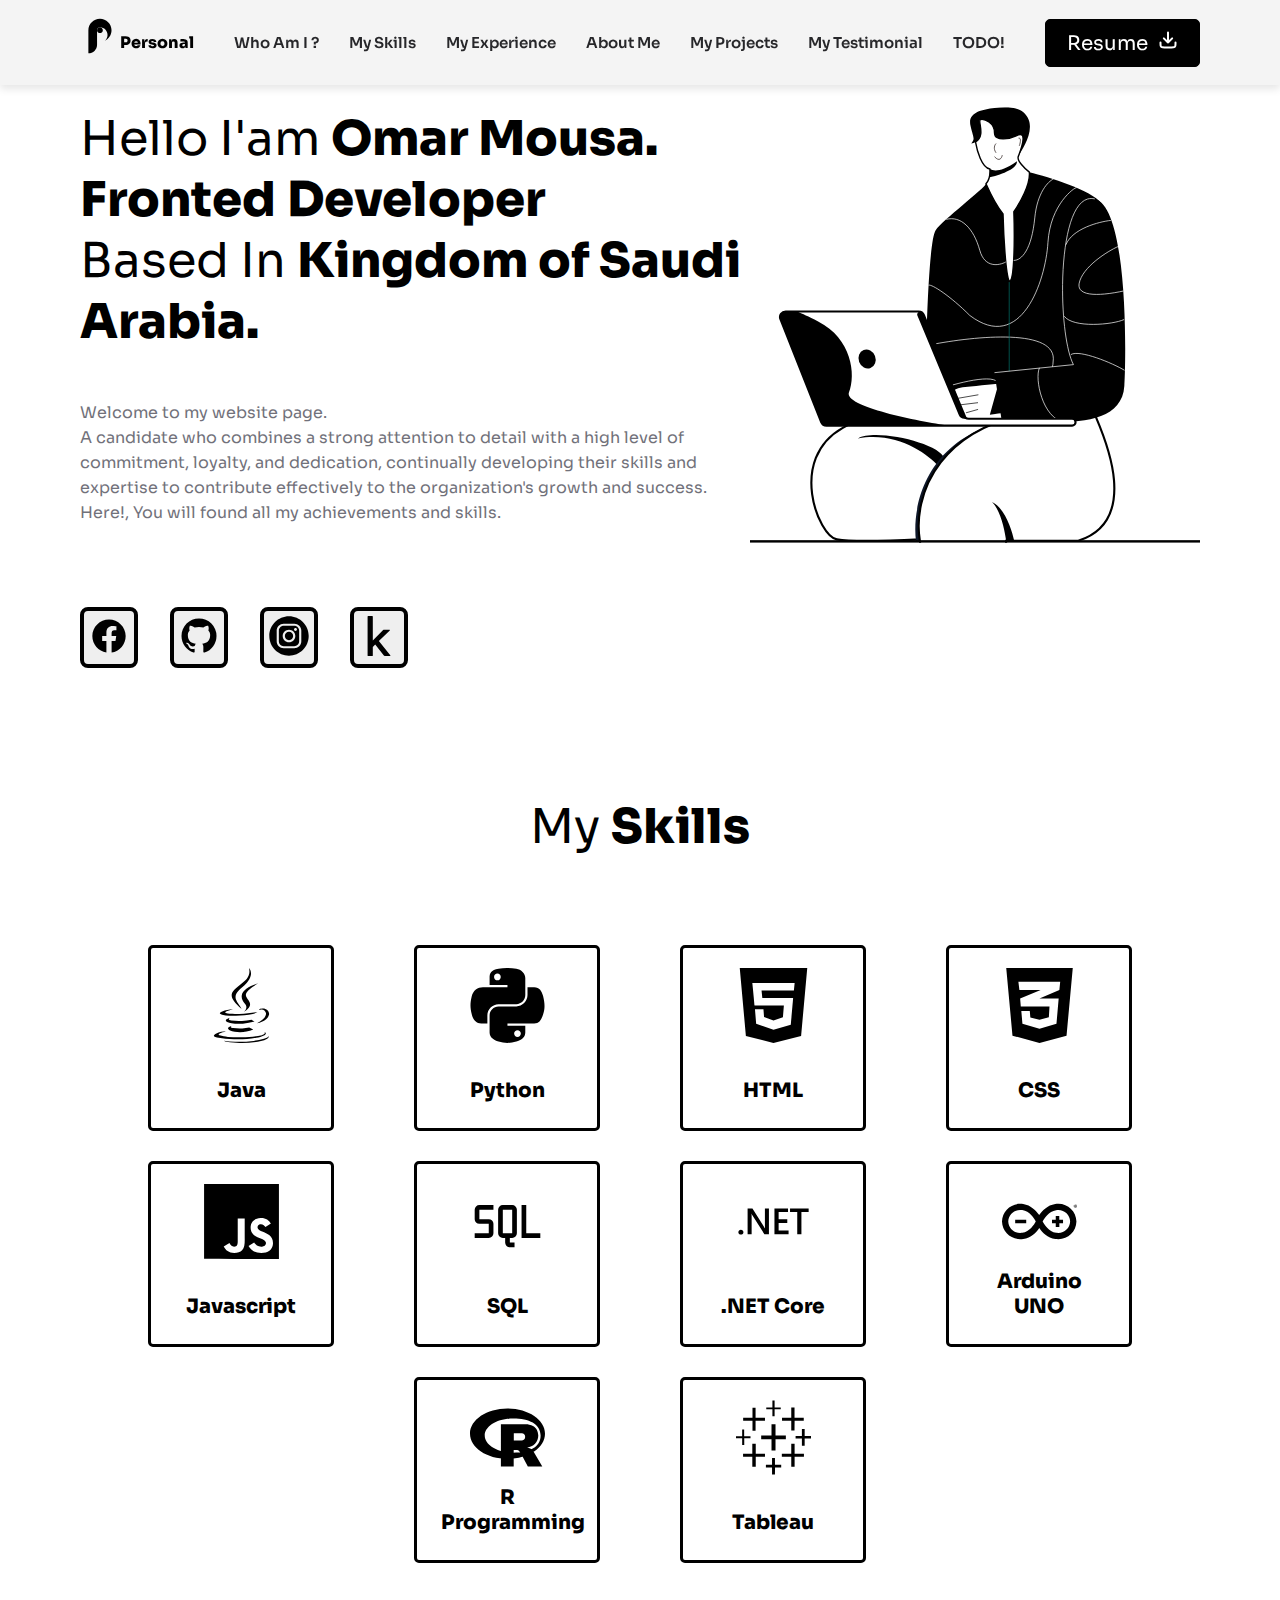
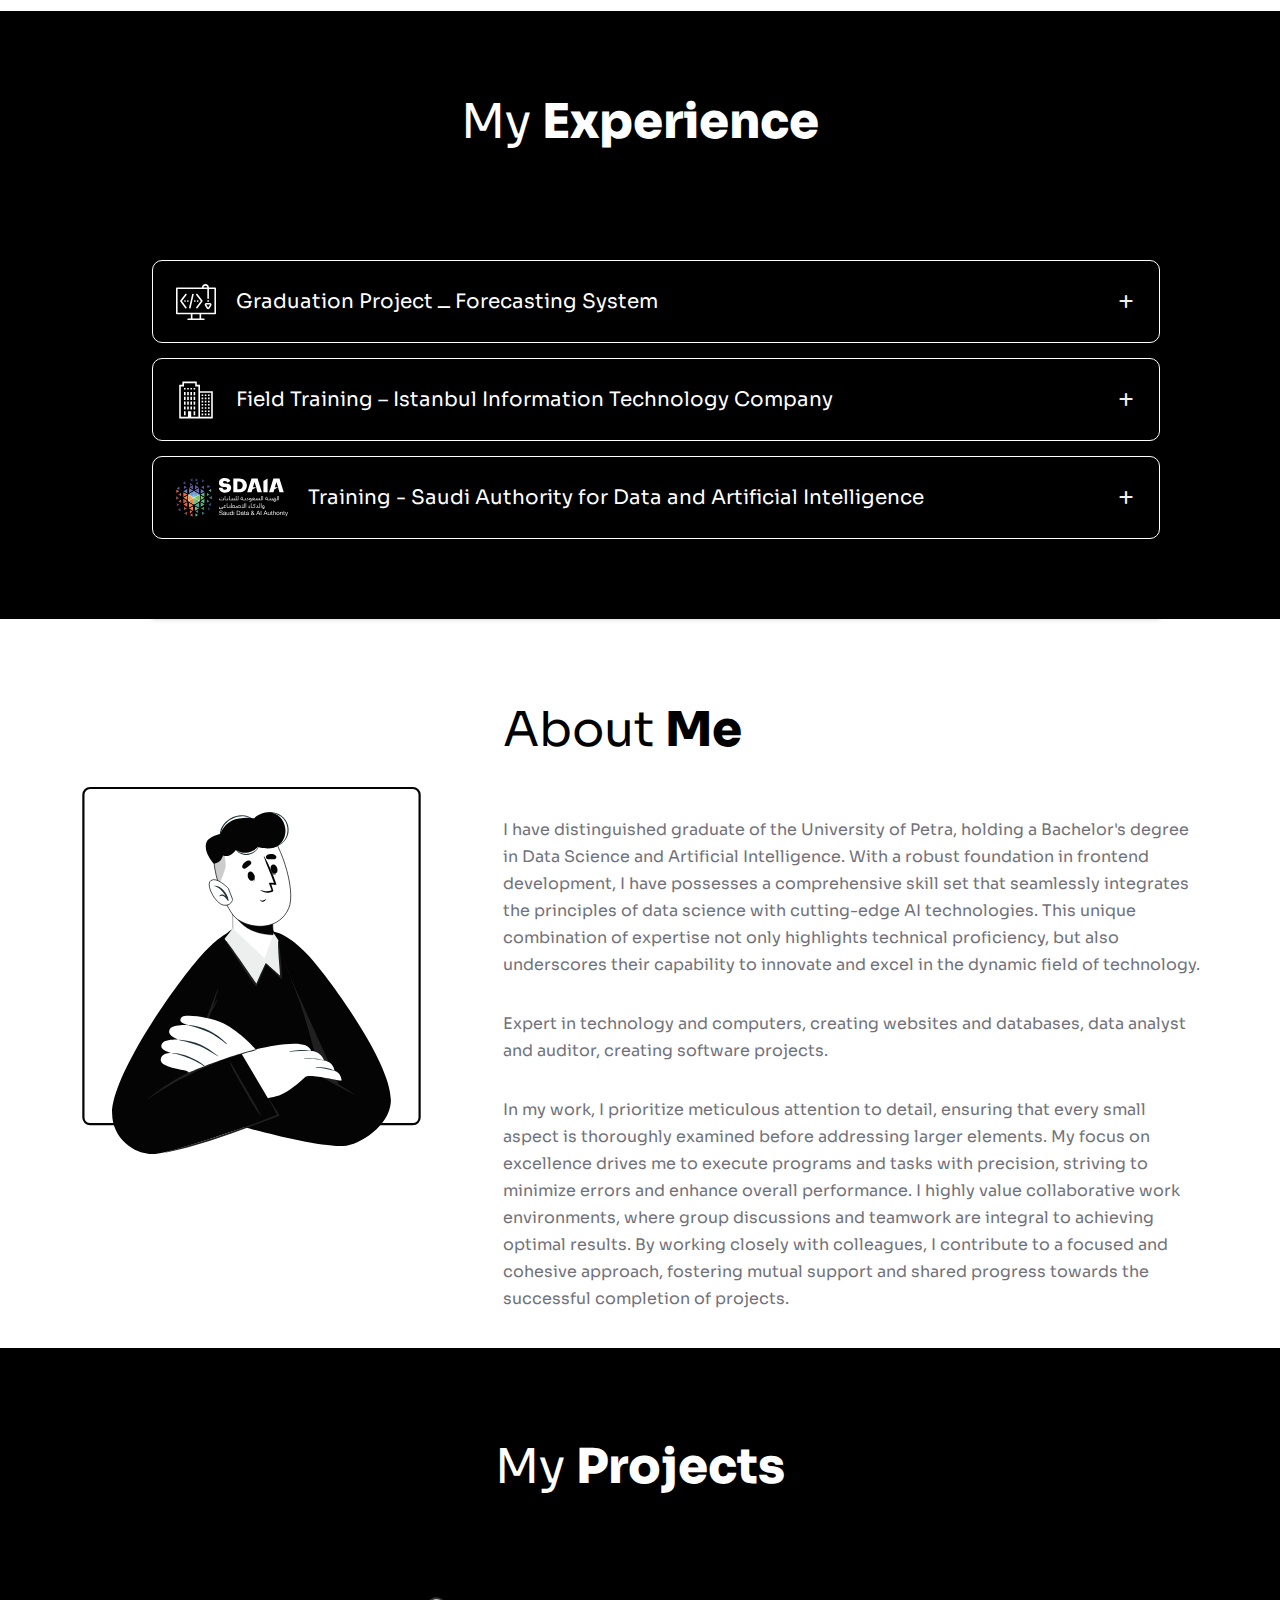
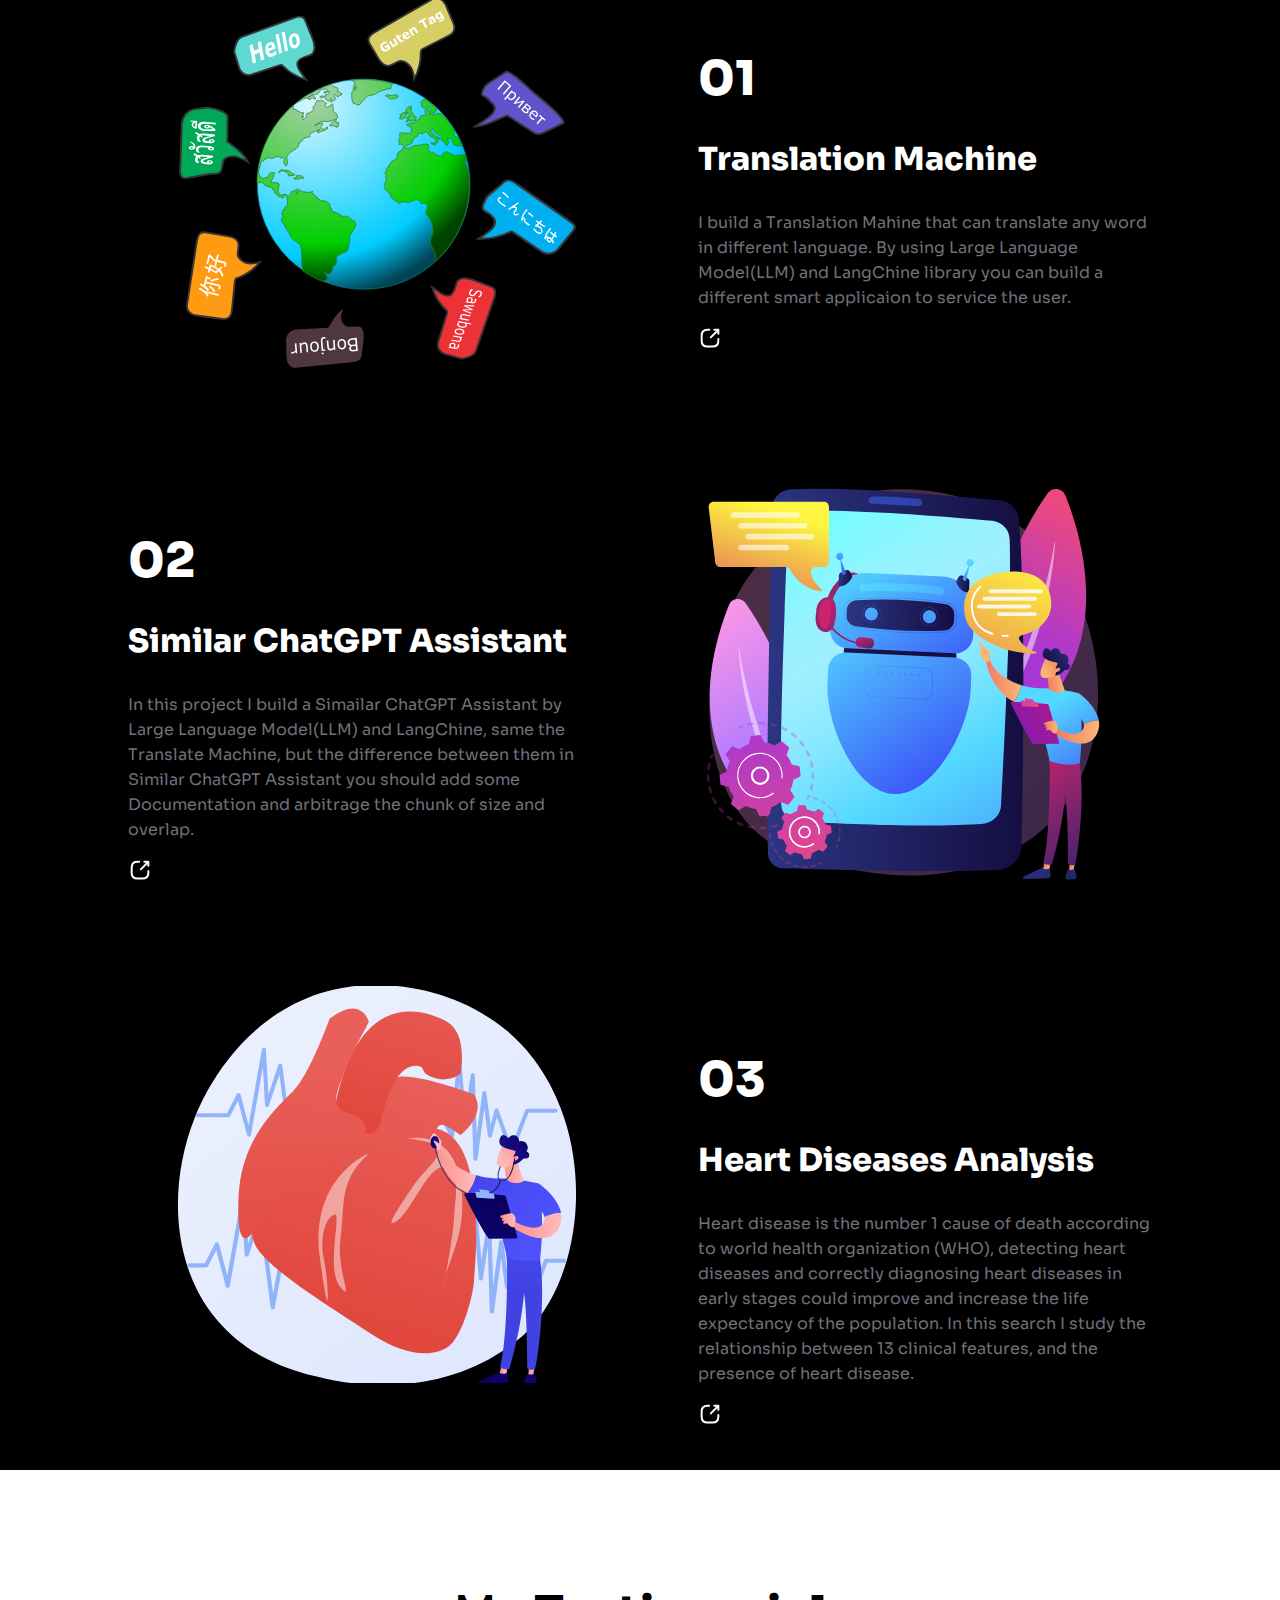
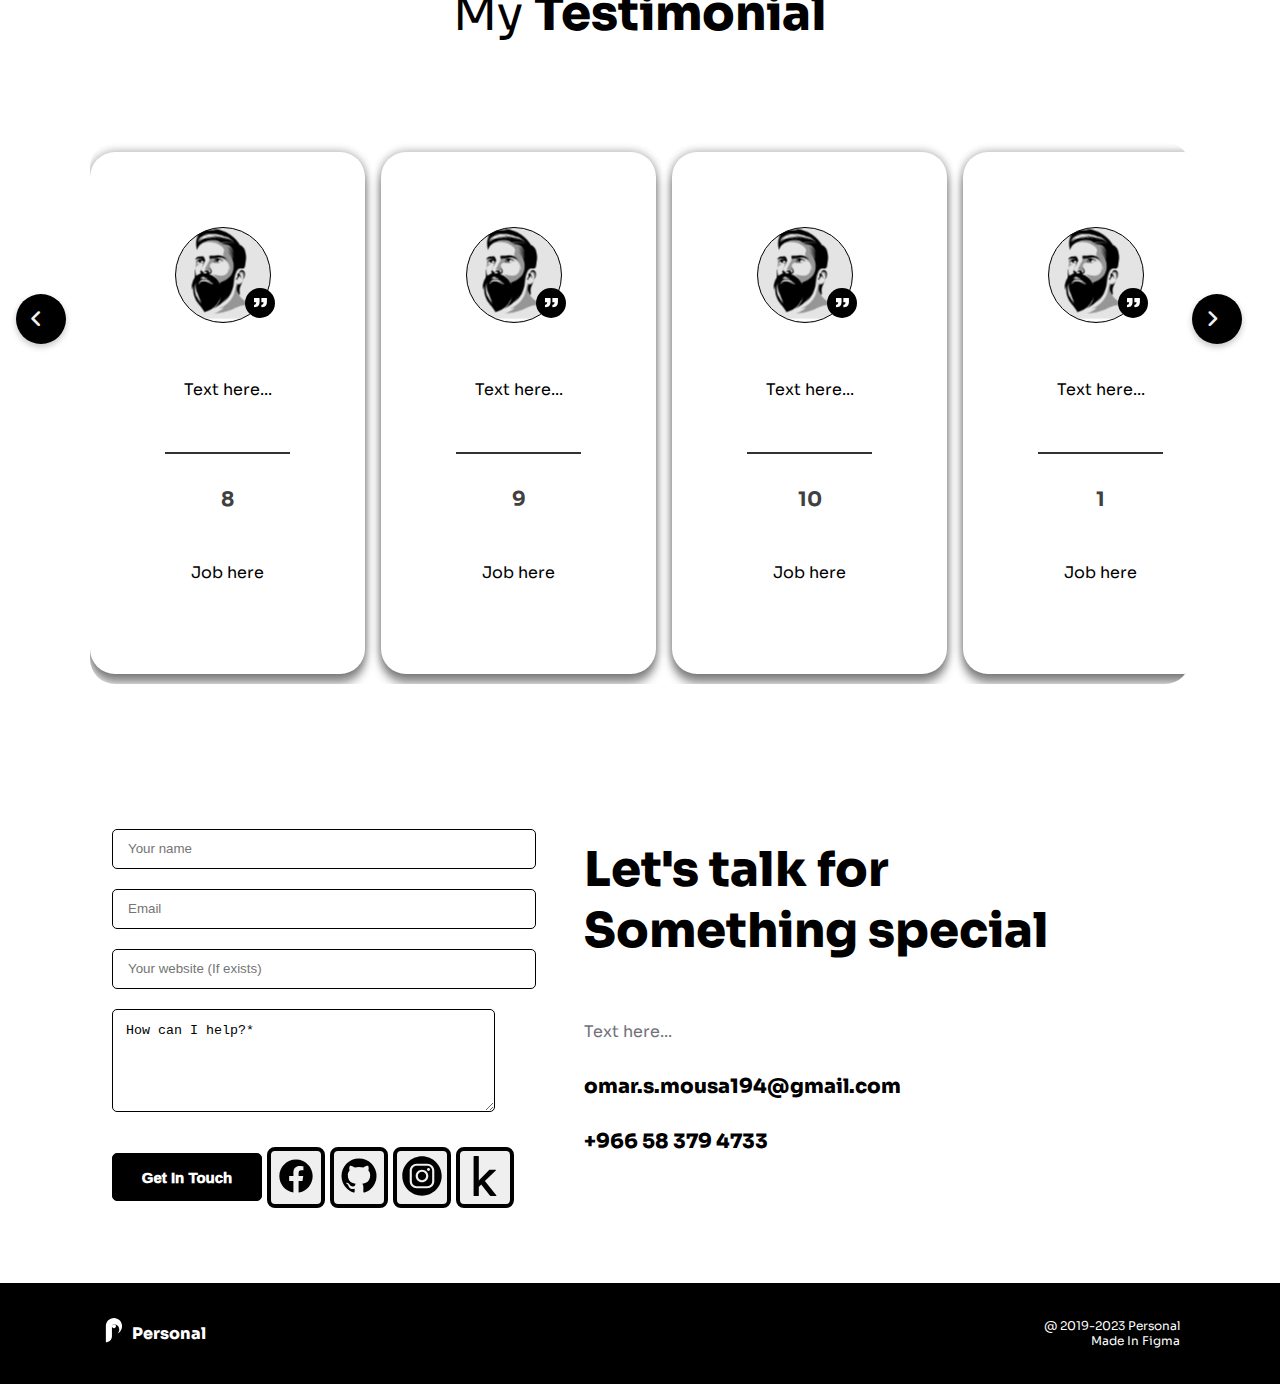
<file: index.html>
<!DOCTYPE html>
<html lang="en">

<head>
    <meta charset="UTF-8">
    <meta name="viewport" content="width=device-width, initial-scale=1.0">
    <title>Omar Mousa</title>
    <link rel="preconnect" href="https://fonts.googleapis.com">
    <link rel="preconnect" href="https://fonts.gstatic.com" crossorigin>
    <link href="https://fonts.googleapis.com/css2?family=Sora:wght@100..800&display=swap" rel="stylesheet">
    <link rel="stylesheet" href="style/styles.css">
    <link rel="stylesheet" href="style/menu.css">
    <link rel="stylesheet" href="style/styles-for-accordion.css">
    <link rel="stylesheet" href="style/cards-movment.css">
    <link rel="stylesheet" href="https://cdnjs.cloudflare.com/ajax/libs/font-awesome/6.1.1/css/all.min.css">

</head>

<body>
    <main>
        <!-- #############################  Start Section-1  ############################# -->
        <section class="section-1">
            <div class="top-page">
                <div class="left-section-from-nav">
                    <div>
                        <img src="images/logo/logo.svg">
                    </div>
                    <div class="name-of-company">
                        <p class="personal-logo">Personal</p>
                    </div>
                </div>
                <div class="right-section-from-nav">
                    <div class="Hamburger-menu">
                        <input type="checkbox" id="menu-toggle">
                        <label for="menu-toggle" class="menu-icon">
                            <div class="bar"></div>
                            <div class="bar"></div>
                            <div class="bar"></div>
                        </label>
                        <nav id="nav-menu" class="nav-menu">
                            <ul>
                                <li><a href="#me">Who Am I ?</a></li>
                                <li><a href="#my-skills">My Skills</a></li>
                                <li><a href="#my-experience">My Experience</a></li>
                                <li><a href="#about-me">About Me</a></li>
                                <li><a href="#my-projects">My Projects</a></li>
                                <li><a href="#my-testimonial">My Testimonial</a></li>
                                <button id="resume" class="resume-nav" type="submit">Resume<img
                                        src="images/icons/download.svg"></button>
                                <button id="exit"> Exit </button>
                            </ul>
                        </nav>
                    </div>
                    <nav class="nav-bar-menu">
                        <ul>
                            <li><a href="#me">Who Am I ?</a></li>
                            <li><a href="#my-skills">My Skills</a></li>
                            <li><a href="#my-experience">My Experience</a></li>
                            <li><a href="#about-me">About Me</a></li>
                            <li><a href="#my-projects">My Projects</a></li>
                            <li><a href="#my-testimonial">My Testimonial</a></li>
                            <li><a href="todoApp.html" target="_blank">TODO!</a></li>
                        </ul>
                        <button id="resume" class="resume" type="submit">Resume<img
                                src="images/icons/download.svg"></button>
                    </nav>
                </div>
            </div>
        </section>
        <!-- #############################  End Section-1  ############################# -->

        <!-- #############################  Start Section-2  ############################# -->
        <section class="section-2" id="me">
            <div class="definition-box">
                <div class="definition-user">
                    <p class="username-and-address">Hello I'am <span>Omar Mousa.</span><br><span>Fronted</span> <span
                            class="outlined-text">Developer</span><br>Based In
                        <span>Kingdom of Saudi Arabia.</span>
                    </p>
                    <p class="text-about-user">Welcome to my website page.<br>
                        A candidate who combines a strong attention to detail with a high level of commitment, loyalty,
                        and dedication, continually developing their skills and expertise to contribute effectively to
                        the organization's growth and success.<br>
                        Here!, You will found all my achievements and skills.
                    </p>
                    <div class="group-of-scoial-media">
                        <button class="remove-border"><a href="https://www.facebook.com/" target="_blank"><img
                                    src="images/socials/facebook-svgrepo-com.svg"></a></button>
                        <button class="remove-border"><a href="https://github.com/omarMousa1" target="_blank"><img
                                    src="images/socials/github-svgrepo-com.svg"></a></button>
                        <button class="remove-border"><a href="https://www.instagram.com/" target="_blank"><img
                                    src="images/socials/instagram-social-media-svgrepo-com.svg"></a></button>
                        <button class="remove-border"><a href="https://www.kaggle.com/omarmousa" target="_blank"><img
                                    src="images/socials/kaggle-svgrepo-com.svg"></a></button>
                    </div>
                </div>
                <div class="man-check-labtop">
                    <img src="images/man/man-check-labtop.svg">
                </div>
            </div>

        </section>
        <!-- #############################  End Section-2  ############################# -->

        <!-- #############################  Start Section-3  ############################# -->
        <section class="section-3" id="my-skills">
            <div class="user-skills-box">
                <p class="head-of-user-skills">My <span>Skills</span></p>
                <div class="group-of-skills">
                    <!-- #Java -->
                    <div class="all-skill">
                        <div><img src="images/skills/java-svgrepo-com.svg"></div>
                        <div>
                            <p>Java</p>
                        </div>
                    </div>
                    <!-- #Python -->
                    <div class="all-skill">
                        <div><img src="images/skills/python-svgrepo-com.svg"></div>
                        <div>
                            <p>Python</p>
                        </div>
                    </div>
                    <!-- #Html -->
                    <div class="all-skill">
                        <div><img src="images/skills/html-124-svgrepo-com.svg"></div>
                        <div>
                            <p>HTML</p>
                        </div>
                    </div>
                    <!-- #CSS -->
                    <div class="all-skill">
                        <div><img src="images/skills/css3-02-svgrepo-com.svg"></div>
                        <div>
                            <p>CSS</p>
                        </div>
                    </div>
                    <!-- #JS -->
                    <div class="all-skill">
                        <div><img src="images/skills/js01-svgrepo-com.svg"></div>
                        <div>
                            <p>Javascript</p>
                        </div>
                    </div>
                    <!-- #SQL -->
                    <div class="all-skill">
                        <div><img src="images/skills/sql-svgrepo-com.svg"></div>
                        <div>
                            <p>SQL</p>
                        </div>
                    </div>
                    <!-- #Dotnet -->
                    <div class="desktop-image">
                        <div><img src="images/skills/dotnet-svgrepo-com.svg"></div>
                        <div>
                            <p>.NET Core</p>
                        </div>
                    </div>
                    <!-- #Arduino -->
                    <div class="desktop-image">
                        <div><img src="images/skills/arduino-svgrepo-com.svg"></div>
                        <div>
                            <p>Arduino UNO</p>
                        </div>
                    </div>
                    <!-- #R -->
                    <div class="desktop-image">
                        <div><img src="images/skills/r-svgrepo-com.svg"></div>
                        <div>
                            <p>R Programming</p>
                        </div>
                    </div>
                    <!-- #Tableau -->
                    <div class="desktop-image">
                        <div><img src="images/skills/tableau-svgrepo-com.svg"></div>
                        <div>
                            <p>Tableau</p>
                        </div>
                    </div>
                </div>
            </div>
            </div>
        </section>
        <!-- #############################  End Section-3  ############################# -->

        <!-- #############################  Start Section-4  ############################# -->
        <section class="section-4" id="my-experience">
            <div class="user-experience-box">
                <p class="head-of-user-experience">My <span>Experience</span></p>
                <div class="group-of-experience accordion"> <!--edit-->
                    <div class="box-1-of-experience accordion-content"> <!--edit-->
                        <header>
                            <div class="logo-and-experience accordion-content-title"> <!--edit-->
                                <img src="images/icons/coding-seo-and-web-svgrepo-com.svg">
                                <p class="title-of-experience">Graduation Project ــ Forecasting System</p>
                            </div>
                            <i class="fa-solid fa-plus"></i>
                        </header>
                        <div class="accordion-content-description">
                            <p class="date-of-experience">N/A</p>
                            <p class="info-about-experience">In the project we used
                                interactive dashboards and user
                                interface to fit and predict business KPIs using the Facebook Prophet, which is a state
                                of
                                the art model for modelling seasonal data and making accurate forecasts. <br> The model
                                split the time series into a trend part and a seasonal part, the trend part is modeled
                                with
                                stepwise linear regression, while the seasonal part is modeled with Fourier series, the
                                parameters pf this model is then optimized with MLE, while results in higher accuracy
                                and
                                faster convergence for seasonal data.</p>
                        </div>
                    </div>

                    <!--## 2 ##-->
                    <div class="box-2-of-experience accordion-content">
                        <header>
                            <div class="logo-and-experience accordion-content-title">
                                <img src="images/icons/company-svgrepo-com.svg">
                                <p class="title-of-experience">Field Training – Istanbul Information Technology Company
                                </p>
                            </div>
                            <i class="fa-solid fa-plus"></i>
                        </header>
                        <div class="accordion-content-description">
                            <p class="date-of-experience">June 2023 – August 2023</p>
                            <p class="info-about-experience">Led a pivotal project creating a functional chatbot system,
                                showcasing expertise in Python-based password encryption, API development, and server
                                integration.<br>Proficiently used phpMyAdmin and cPanel to seamlessly integrate the
                                chatbot onto company servers.<br>Mastered Microsoft Azure and OpenAI tools, effectively
                                utilizing Azure for data organization and content creation.<br>Enhanced the chatbot by
                                integrating it with Azure OpenAI, expanding its capabilities for private
                                interactions.<br>
                                Increased chatbot accessibility by integrating it into the Thinkprop website, boosting
                                user
                                engagement.</p>
                        </div>
                    </div>

                    <!--## 3 ##-->
                    <div class="box-3-of-experience accordion-content">
                        <header>
                            <div class="logo-and-experience accordion-content-title">
                                <img src="images/experience/sdaia.svg">
                                <p class="title-of-experience">Training - Saudi Authority for Data and Artificial
                                    Intelligence </p>
                            </div>
                            <i class="fa-solid fa-plus"></i>
                        </header>
                        <div class="accordion-content-description">
                            <p class="date-of-experience">April 2024 - Present</p>
                            <p class="info-about-experience">I have reached an intermediate stage of professionalism in
                                my
                                training, having completed coursework in web design languages HTML and CSS.<br>My
                                proficiency
                                has notably increased, particularly in understanding the expected design outcomes and
                                focusing on small details before larger elements.<br>Additionally, I have incorporated
                                JavaScript into my skill set. I have successfully designed websites in three stages and
                                am
                                now progressing to the next phase of my training, which involves designing websites
                                using
                                React.</p>
                        </div>
                    </div>
                </div>
            </div>
        </section>
        <!-- #############################  End Section-4  ############################# -->

        <!-- #############################  Start Section-5  ############################# -->
        <section class="section-5" id="about-me">
            <div class="about-me-box">
                <div class="user-show-from-windows"><img src="images/man/user-show-from-W.svg"></div>
                <div class="area-text-about-me">
                    <p class="title-of-text-about-me">About <span>Me</span></p>
                    <div class="group-of-text-about-me">
                        <p class="text-1">I have distinguished graduate of the University of Petra, holding a Bachelor's
                            degree in Data
                            Science and Artificial Intelligence. With a robust foundation in frontend development, I
                            have
                            possesses a comprehensive skill set that seamlessly integrates the principles of data
                            science
                            with cutting-edge AI technologies. This unique combination of expertise not only highlights
                            technical proficiency, but also underscores their capability to innovate and excel in the
                            dynamic field of technology.</p>
                        <p class="text-2">Expert in technology and computers, creating websites and databases, data
                            analyst and auditor, creating software projects.</p>
                        <p class="text-3">In my work, I prioritize meticulous attention to detail, ensuring that every
                            small aspect is thoroughly examined before addressing larger elements. My focus on
                            excellence drives me to execute programs and tasks with precision, striving to minimize
                            errors and enhance overall performance. I highly value collaborative work environments,
                            where group discussions and teamwork are integral to achieving optimal results. By working
                            closely with colleagues, I contribute to a focused and cohesive approach, fostering mutual
                            support and shared progress towards the successful completion of projects.</p>
                    </div>
                </div>
            </div>
        </section>
        <!-- #############################  End Section-5  ############################# -->

        <!-- #############################  Start Section-6  ############################# -->
        <section class="section-6" id="my-projects">
            <div class="my-projects-box">
                <p class="title-of-my-projects">My <span>Projects</span></p>
                <div class="first-box">
                    <div class="image-projects-1"><img src="images/Projects/translate-L.svg"></div>
                    <div class="area-text-my-projects">
                        <p class="number-of-projects">01</p>
                        <div class="name-of-projects">
                            <h5>Translation Machine</h5>
                        </div>
                        <p class="description-of-projects">I build a Translation Mahine that can translate any word in
                            different language.
                            By using Large Language Model(LLM) and LangChine library you can build a different smart
                            applicaion to service the user.
                        </p>
                        <div class="read-more-about-projects"><button class="button-read-more"><a
                                    href="https://github.com/omarMousa1" target="_blank"><img
                                        src="images/icons/read-more.svg"></a></button>
                        </div>
                    </div>
                </div>

                <!-- ### box-2 ### -->
                <div class="second-box">
                    <div class="image-projects-2"><img src="images/Projects/chatbot.svg"></div>
                    <div class="area-text-my-projects">
                        <p class="number-of-projects">02</p>
                        <div class="name-of-projects">
                            <h5>Similar ChatGPT Assistant</h5>
                        </div>
                        <p class="description-of-projects">In this project I build a Simailar ChatGPT Assistant by Large
                            Language Model(LLM) and LangChine, same the Translate Machine, but the difference between
                            them in Similar ChatGPT Assistant you should add some Documentation and arbitrage the chunk
                            of size and overlap.
                        </p>
                        <div class="read-more-about-projects"><button class="button-read-more"><a
                                    href="https://github.com/omarMousa1" target="_blank"><img
                                        src="images/icons/read-more.svg"></a></button>
                        </div>
                    </div>
                </div>

                <!-- ### box-3 ### -->
                <div class="third-box">
                    <div class="image-projects-3"><img src="images/Projects/heart.svg"></div>
                    <div class="area-text-my-projects">
                        <p class="number-of-projects">03</p>
                        <div class="name-of-projects">
                            <h5>Heart Diseases Analysis</h5>
                        </div>
                        <p class="description-of-projects">Heart disease is the number 1 cause of death according to
                            world health organization (WHO), detecting heart diseases and correctly diagnosing heart
                            diseases in early stages could improve and increase the life expectancy of the population.
                            In this search I study the relationship between 13 clinical features, and the presence
                            of heart disease.
                        </p>
                        <div class="read-more-about-projects"><button class="button-read-more"><a
                                    href="https://github.com/omarMousa1" target="_blank"><img
                                        src="images/icons/read-more.svg"></a></button>
                        </div>
                    </div>
                </div>
            </div>
        </section>
        <!-- #############################  End Section-6  ############################# -->

        <!-- #############################  Start Section-7  ############################# -->
        <section class="section-7" id="my-testimonial">
            <div class="my-testimonial-box wrapper">
                <p class="title-of-my-testimonial">My <span>Testimonial</span></p>
                <i id="left" class="fa-solid fa-angle-left"></i>
                <div class="group-of-testimonial carousel">

                    <!-- ## 1 ## -->
                    <div class="testimonial-card card">
                        <div class="card-image" draggable="false">
                            <img class="avatar-user" src="images/profile/p1.svg">
                            <img class="quotes" src="images/profile/quotesB.svg">
                        </div>
                        <p class="text-of-testimonial">Text here...</p>
                        <div class="empty-line"></div>
                        <div class="username">
                            <h5>1</h5>
                        </div>
                        <p class="the-job">Job here</p>
                    </div>

                    <div class="testimonial-card card">
                        <div class="card-image">
                            <img class="avatar-user" src="images/profile/p1.svg">
                            <img class="quotes" src="images/profile/quotesB.svg">
                        </div>
                        <p class="text-of-testimonial">Text here...</p>
                        <div class="empty-line"></div>
                        <div class="username">
                            <h5>2</h5>
                        </div>
                        <p class="the-job">Job here</p>
                    </div>

                    <div class="testimonial-card card">
                        <div class="card-image">
                            <img class="avatar-user" src="images/profile/p1.svg">
                            <img class="quotes" src="images/profile/quotesB.svg">
                        </div>
                        <p class="text-of-testimonial">Text here...</p>
                        <div class="empty-line"></div>
                        <div class="username">
                            <h5>3</h5>
                        </div>
                        <p class="the-job">Job here</p>
                    </div>

                    <div class="testimonial-card card">
                        <div class="card-image">
                            <img class="avatar-user" src="images/profile/p1.svg">
                            <img class="quotes" src="images/profile/quotesB.svg">
                        </div>
                        <p class="text-of-testimonial">Text here...</p>
                        <div class="empty-line"></div>
                        <div class="username">
                            <h5>4</h5>
                        </div>
                        <p class="the-job">Job here</p>
                    </div>

                    <div class="testimonial-card card">
                        <div class="card-image">
                            <img class="avatar-user" src="images/profile/p1.svg">
                            <img class="quotes" src="images/profile/quotesB.svg">
                        </div>
                        <p class="text-of-testimonial">Text here...</p>
                        <div class="empty-line"></div>
                        <div class="username">
                            <h5>5</h5>
                        </div>
                        <p class="the-job">Job here</p>
                    </div>

                    <div class="testimonial-card card">
                        <div class="card-image">
                            <img class="avatar-user" src="images/profile/p1.svg">
                            <img class="quotes" src="images/profile/quotesB.svg">
                        </div>
                        <p class="text-of-testimonial">Text here...</p>
                        <div class="empty-line"></div>
                        <div class="username">
                            <h5>6</h5>
                        </div>
                        <p class="the-job">Job here</p>
                    </div>

                    <div class="testimonial-card card">
                        <div class="card-image">
                            <img class="avatar-user" src="images/profile/p1.svg">
                            <img class="quotes" src="images/profile/quotesB.svg">
                        </div>
                        <p class="text-of-testimonial">Text here...</p>
                        <div class="empty-line"></div>
                        <div class="username">
                            <h5>7</h5>
                        </div>
                        <p class="the-job">Job here</p>
                    </div>

                    <div class="testimonial-card card">
                        <div class="card-image">
                            <img class="avatar-user" src="images/profile/p1.svg">
                            <img class="quotes" src="images/profile/quotesB.svg">
                        </div>
                        <p class="text-of-testimonial">Text here...</p>
                        <div class="empty-line"></div>
                        <div class="username">
                            <h5>8</h5>
                        </div>
                        <p class="the-job">Job here</p>
                    </div>

                    <div class="testimonial-card card">
                        <div class="card-image">
                            <img class="avatar-user" src="images/profile/p1.svg">
                            <img class="quotes" src="images/profile/quotesB.svg">
                        </div>
                        <p class="text-of-testimonial">Text here...</p>
                        <div class="empty-line"></div>
                        <div class="username">
                            <h5>9</h5>
                        </div>
                        <p class="the-job">Job here</p>
                    </div>

                    <div class="testimonial-card card">
                        <div class="card-image">
                            <img class="avatar-user" src="images/profile/p1.svg">
                            <img class="quotes" src="images/profile/quotesB.svg">
                        </div>
                        <p class="text-of-testimonial">Text here...</p>
                        <div class="empty-line"></div>
                        <div class="username">
                            <h5>10</h5>
                        </div>
                        <p class="the-job">Job here</p>
                    </div>

                </div>
                <i id="right" class="fa-solid fa-angle-right"></i>
            </div>
        </section>
        <!-- #############################  End Section-7  ############################# -->

        <!-- #############################  Start Section-8  ############################# -->
        <section class="section-8">
            <form id="registration-form" class="registration-form">
                <div class="info-personal">
                    <div class="label-for-user">
                        <input type="text" name="username" id="name" placeholder="Your name" size="40">
                    </div>
                    <div class="label-for-user">
                        <input type="email" name="email" id="email" placeholder="Email" size="40">
                    </div>
                    <div class="label-for-user">
                        <input type="url" name="website" id="url" placeholder="Your website (If exists)" size="40">
                    </div>
                    <div class="label-for-user">
                        <textarea name="help-user" id="text-box" rows="5" cols="42">How can I help?*</textarea>
                    </div>
                </div>
                <div id="error-message"></div>
                <div class="group-of-scoial-media">
                    <div>
                        <button type="submit" id="submit">Get In Touch</button>
                    </div>
                    <button class="remove-border"><a href="https://www.facebook.com/" target="_blank"><img
                                src="images/socials/facebook-svgrepo-com.svg"></a></button>
                    <button class="remove-border"><a href="https://github.com/omarMousa1" target="_blank"><img
                                src="images/socials/github-svgrepo-com.svg"></a></button>
                    <button class="remove-border"><a href="https://www.instagram.com/" target="_blank"><img
                                src="images/socials/instagram-social-media-svgrepo-com.svg"></a></button>
                    <button class="remove-border"><a href="https://www.kaggle.com/omarmousa" target="_blank"><img
                                src="images/socials/kaggle-svgrepo-com.svg"></a></button>
                </div>
            </form>
            <div class="conclusion-in-section-8">
                <p class="con-text-1">Let's <span class="outlined-text">talk</span> for Something special</p>
                <p class="con-text-2">Text here...</p>
                <p class="con-email"><a href='omar.s.mousa194@gmail.com'>omar.s.mousa194@gmail.com</a></p>
                <p class="con-phone">+966 58 379 4733</p>
            </div>

        </section>
        <!-- #############################  End Section-8  ############################# -->

        <!-- #############################  Start Section-9  ############################# -->
        <section class="scetion-9">
            <div class="button-page">
                <div class="logo-and-name-company">
                    <div><img src="images/logo/logo-white.svg"></div>
                    <p>Personal</p>
                </div>
                <div class="copyright">
                    <p>@ 2019-2023 Personal</p>
                    <p>Made In Figma</p>
                </div>
            </div>
        </section>
        <!-- #############################  End Section-9  ############################# -->
    </main>
</body>

<script src="js/accordion.js"></script>
<script src="js/script.js"></script>
<script src="js/cards-movment.js"></script>

</html>
</file>
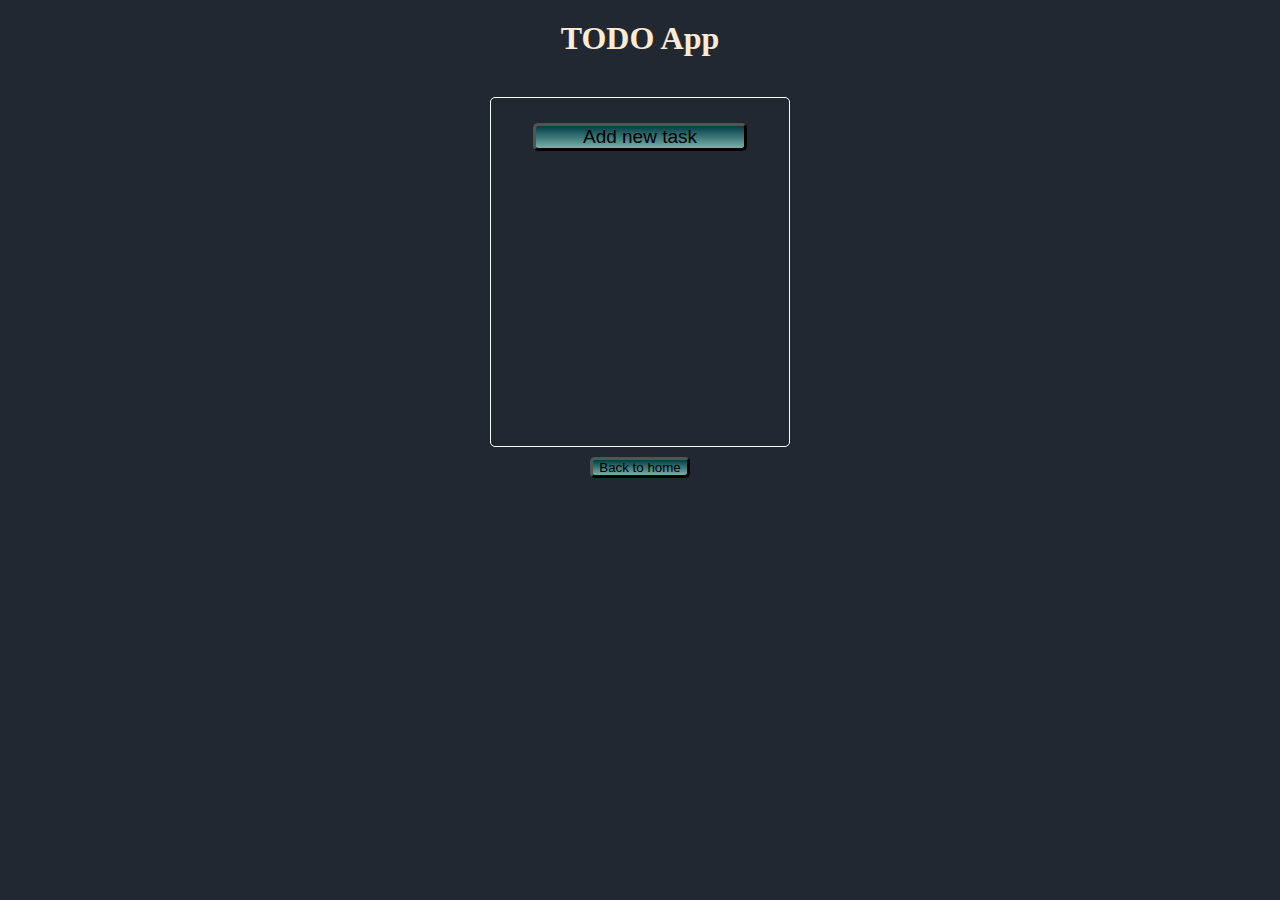
<file: todoApp.html>
<!DOCTYPE html>
<html lang="en">

<head>
    <meta charset="UTF-8" />
    <meta http-equiv="X-UA-Compatible" content="IE=edge" />
    <meta name="viewport" content="width=device-width, initial-scale=1.0" />
    <title>Todo App</title>
    <link rel="stylesheet" href="style/styles-todo.css" />
</head>

<body>
    <main>
        <h1>TODO App</h1> <!--remove later-->

        <div class="box-todo">
            <!--button to start a new task-->
            <button id="add-new-task-btn" class="btn large-btn">
                Add new task
            </button>

            <!--############# start form #############-->
            <!--form to inputs the detailes of task-->
            <form class="box-input hidden" id="box-input">

                <!--button to close the box input-->
                <div class="box-input-header">
                    <button id="close-box-input-btn" class="close-box-input-btn" type="button" aria-label="close">
                        <img class="close-icon" src="images/icons/close-btn.svg">
                    </button>
                </div>

                <!--here to inputs all the fills box-->
                <div class="box-input-body">
                    <label class="box-input-label" for="title">Title</label>
                    <input type="text" class="fll-box" id="title" value="">
                    <label class="box-input-label" for="date">Date</label>
                    <input type="date" class="fll-box" id="date" value="">
                    <label class="box-input-label" for="description">Description</label>
                    <textarea class="fll-box" id="description" col="30" rows="5"></textarea>
                </div>

                <div class="box-input-footer">
                    <button id="add-or-update-task-btn" class="btn large-btn" type="submit">Add the task</button>
                </div>
            </form>
            <!--############# end form #############-->

            <!--############# start dialog #############-->
            <dialog id="confirm-close-box-dialog">
                <form method="dialog">
                    <p class="discard-message">Discard unsaved change?</p>
                    <div class="confirm-close-box-dialog-btn">
                        <button id="cancel-btn" class="btn">Cancel</button>
                        <button id="discard-btn" class="btn">Discard</button>
                    </div>
                </form>
            </dialog>
            <!--############# end dialog #############-->
            <div id="tasks-container"></div>
        </div>
        <button class="btn" type="button"><a class="back-home" href="index.html">Back to home</a></button>
    </main>
</body>
<script src="js/todo.js"></script>

</html>
</file>
<file: style/styles.css>
/* #############################  page system  #############################*/

* {
    box-sizing: border-box;
    scroll-behavior: smooth;
}

body {
    margin: 0;
    padding: 0;
}

html {
    margin: 0;
    padding: 0;
}

.black-page {
    font-family: "Sora", sans-serif;
    background-color: black;
    margin-top: 20px;
}

.white-page {
    font-family: "Sora", sans-serif;
    margin: 16px 16px;
}

/* #############################  End page system  #############################*/

/* #############################  media page system  #############################*/

/* #############################  End media page system  #############################*/


/* #############################  Start Section-1  #############################*/

/* ######  Section system ######*/
.section-1 {
    font-family: "Sora",
        sans-serif;
    padding: 16px 16px;
    box-shadow: 0px 4px 8px rgba(0, 0, 0, 0.1);
    position: fixed;
    z-index: 5;
    width: 100%;
    background-color: #f4f4f4f4;
}

/* ######  End Section system ######*/

.section-1 .top-page {
    display: flex;
    justify-content: space-between;
    align-items: center;
}

.section-1 .top-page .left-section-from-nav {
    display: flex;
}

.section-1 .top-page .right-section-from-nav {
    display: flex;
}

.section-1 .top-page .left-section-from-nav .name-of-company .personal-logo {
    font-weight: 800;
}

.section-1 .top-page .right-section-from-nav .nav-bar-menu ul li {
    text-align: center;
}

.section-1 .top-page .right-section-from-nav .nav-bar-menu ul li a {
    text-decoration: none;
    color: #27272A;
    font-size: 15px;
    font-weight: 600;
}

.section-1 .top-page .right-section-from-nav .nav-bar-menu .resume {
    background-color: #000000;
    color: #ffffff;
    font-family: "Sora",
        sans-serif;
    border: 1px solid black;
    border-radius: 5px;
    font-size: 20px;
    min-width: 155px;
    cursor: pointer;
}

.section-1 .top-page .right-section-from-nav .nav-bar-menu .resume img {
    margin-left: 10px;
}

/* #############################  End Section-1  #############################*/

/* #############################  Start Section-2  #############################*/

/* ######  Section system ######*/
.section-2 {
    font-family: "Sora", sans-serif;
    padding: 60px 16px 0 16px;
}

/* ######  End Section system ######*/

.section-2 .definition-box {
    display: flex;
    flex-direction: column-reverse;

}

.section-2 .definition-box .man-check-labtop {
    margin-top: 40px;
    text-align: center;
}

.section-2 .definition-box .definition-user .text-about-user {
    margin: 32px 0;
    color: #71717A;
    font-size: 16px;
    max-width: 1030px;
    line-height: 25px;
}

.section-2 .definition-box .definition-user .outlined-text {
    -webkit-text-stroke-width: 0.1px;
    -webkit-text-stroke-color: black;
}

.section-2 .definition-box .definition-user .username-and-address {
    margin-top: 48px;
    font-size: 28px;
}

.section-2 .definition-box .definition-user span {
    font-weight: 1000;
}

.section-2 .definition-box .group-of-scoial-media {
    display: flex;
    gap: 10px;
}

.section-2 .definition-box .group-of-scoial-media .remove-border {
    border: 4px solid black;
    padding: 5px;
    border-radius: 8px;
    text-align: center;
}

.section-2 .definition-box .definition-user .group-of-scoial-media button:hover {
    filter: invert(1);
    transition: filter 300ms ease-in;
}

/* #############################  End Section-2  #############################*/

/* #############################  Start Section-3  #############################*/

/* ######  Section system ######*/
.section-3 {
    font-family: "Sora", sans-serif;
    padding: 0 16px;
}

/* ######  End Section system ######*/

.section-3 .user-skills-box .group-of-skills {
    display: flex;
    flex-wrap: wrap;
    justify-content: center;
    align-items: center;
    gap: 10px
}

.section-3 .user-skills-box .group-of-skills .desktop-image {
    display: none;
}

.section-3 .user-skills-box .group-of-skills .desktop-image div img {
    width: 75px;
    height: 75px;
}

.section-3 .user-skills-box .group-of-skills .desktop-image div p {
    font-size: 20px;
    font-weight: 800;
    margin: 0;
}

.section-3 .user-skills-box .head-of-user-skills {
    text-align: center;
    font-size: 28px;
    padding: 80px 0 40px 0;
}

.section-3 .user-skills-box .head-of-user-skills span {
    font-weight: 1000;
}

.section-3 .user-skills-box .group-of-skills *:hover {
    /* filter: invert(1); */
    background-color: #f0f0f0;
    transition: filter 300ms ease-in;
}

.section-3 .user-skills-box .group-of-skills .all-skill div img {
    width: 75px;
    height: 75px;
}

.section-3 .user-skills-box .group-of-skills .all-skill div p {
    font-size: 20px;
    font-weight: 800;
    margin: 0;
}

.section-3 .user-skills-box .group-of-skills .all-skill {
    text-align: center;
    border: 3px solid #000000;
    padding: 20px 24px 25px 24px;
    border-radius: 5px;
    width: 186px;
    height: 186px;
    display: flex;
    flex-direction: column;
    justify-content: space-between;
}


/* #############################  End Section-3  #############################*/

/* #############################  Start Section-4  #############################*/

/* ######  Section system ######*/
.section-4 {
    font-family: "Sora", sans-serif;
    background-color: black;
    margin-top: 20px;
}

/* ######  End Section system ######*/

.section-4 .user-experience-box .head-of-user-experience {
    color: white;
    text-align: center;
    font-size: 28px;
    padding: 100px 0 40px 0;
}

.section-4 .user-experience-box .group-of-experience {
    padding: 20px 0;
}

.section-4 .user-experience-box .head-of-user-experience span {
    font-weight: 1000;
    color: white;
}

.section-4 .user-experience-box .group-of-experience .box-1-of-experience:hover {
    background-color: #27272A;
    transition: background-color 300ms ease-in;
}

.section-4 .user-experience-box .group-of-experience .box-2-of-experience:hover {
    background-color: #27272A;
    transition: background-color 300ms ease-in;
}

.section-4 .user-experience-box .group-of-experience .box-3-of-experience:hover {
    background-color: #27272A;
    transition: background-color 300ms ease-in;
}

/* ### box-1 ### */
.section-4 .user-experience-box .group-of-experience .box-1-of-experience {
    border: 1px solid white;
    /* margin: 20px 20px 0; */
    /*Edit ...*/
    border-radius: 10px;
    display: flex;
    flex-direction: column;
    /* padding-bottom: 20px; */
}

.section-4 .user-experience-box .group-of-experience .box-1-of-experience .logo-and-experience p {
    color: white;
}

.section-4 .user-experience-box .group-of-experience .box-1-of-experience .date-of-experience {
    padding-top: 10px;
    color: #d4d4d4;
    padding: 0 24px;
}

.section-4 .user-experience-box .group-of-experience .box-1-of-experience .info-about-experience {
    color: #D4D4D8;
    padding: 0 24px;
    line-height: 25px;
}

.section-4 .user-experience-box .group-of-experience .box-1-of-experience .logo-and-experience {
    display: flex;
    justify-content: flex-start;
    align-items: center;
    padding: 8px;
}

.section-4 .user-experience-box .group-of-experience .box-1-of-experience .logo-and-experience img {
    margin-right: 20px;
}

.section-4 .user-experience-box .group-of-experience .box-1-of-experience .logo-and-experience .title-of-experience {
    font-size: 20px;
}

/* ### End box-1 ### */

/* ### box-2 ### */
.section-4 .user-experience-box .group-of-experience .box-2-of-experience {
    border: 1px solid white;
    /* margin: 20px 20px 0; */
    margin: 15px 0;
    border-radius: 10px;
}

.section-4 .user-experience-box .group-of-experience .box-2-of-experience .logo-and-experience p {
    color: white;
}

.section-4 .user-experience-box .group-of-experience .box-2-of-experience .date-of-experience {
    color: white;
    padding: 0 24px;
}

.section-4 .user-experience-box .group-of-experience .box-2-of-experience .info-about-experience {
    color: #D4D4D8;
    padding: 0 24px;
    line-height: 25px;
}

.section-4 .user-experience-box .group-of-experience .box-2-of-experience .logo-and-experience {
    display: flex;
    justify-content: flex-start;
    align-items: center;
    padding: 8px;
}

.section-4 .user-experience-box .group-of-experience .box-2-of-experience .logo-and-experience img {
    margin-right: 20px;
}

.section-4 .user-experience-box .group-of-experience .box-2-of-experience .logo-and-experience .title-of-experience {
    font-size: 20px;
}

.section-4 .user-experience-box .group-of-experience .box-2-of-experience .date-of-experience {
    margin: 15px 0;
    color: #D4D4D8;
}

.section-4 .user-experience-box .group-of-experience .box-2-of-experience {
    display: flex;
    flex-direction: column;
    /* padding-bottom: 20px; */
}

/* ### End box-2 ### */

/* ### box-3 ### */
.section-4 .user-experience-box .group-of-experience .box-3-of-experience {
    border: 1px solid white;
    /* margin: 20px 20px; */
    border-radius: 10px;
    display: flex;
    flex-direction: column;
    /* padding-bottom: 20px; */
    margin-bottom: 60px;
}

.section-4 .user-experience-box .group-of-experience .box-3-of-experience .logo-and-experience p {
    color: white;
}

.section-4 .user-experience-box .group-of-experience .box-3-of-experience .date-of-experience {
    color: white;
    padding: 0 24px;
}

.section-4 .user-experience-box .group-of-experience .box-3-of-experience .info-about-experience {
    color: #D4D4D8;
    padding: 0 24px;
    line-height: 25px;
}

.section-4 .user-experience-box .group-of-experience .box-3-of-experience .logo-and-experience {
    display: flex;
    justify-content: flex-start;
    align-items: center;
    padding: 8px;
}

.section-4 .user-experience-box .group-of-experience .box-3-of-experience .logo-and-experience img {
    margin-right: 20px;
}

.section-4 .user-experience-box .group-of-experience .box-3-of-experience .logo-and-experience .title-of-experience {
    font-size: 20px;
}

.section-4 .user-experience-box .group-of-experience .box-3-of-experience .date-of-experience {
    margin: 15px 0;
    color: #D4D4D8;
}

/* #############################  End Section-4  #############################*/

/* #############################  Start Section-5  #############################*/

/* ######  Section system ######*/
.section-5 {
    font-family: "Sora", sans-serif;
    padding: 60px 16px;
}

/* ######  End Section system ######*/

.section-5 .about-me-box .area-text-about-me .title-of-text-about-me {
    font-size: 28px;
    margin: 80px 0 40px 0;
}

.section-5 .about-me-box .area-text-about-me .title-of-text-about-me span {
    font-weight: 1000;
}

.section-5 .about-me-box .area-text-about-me .group-of-text-about-me {
    display: flex;
    flex-direction: column;
    color: #71717A;
    line-height: 27px;
}

.section-5 .about-me-box .user-show-from-windows {
    text-align: center;
}

.section-5 .about-me-box .area-text-about-me {
    display: flex;
    flex-direction: column;
}

/* #############################  End Section-5  #############################*/

/* #############################  Start Section-6  #############################*/

/* ######  Section system ######*/
.section-6 {
    font-family: "Sora", sans-serif;
    background-color: black;
    margin-top: 20px;
}

/* ######  End Section system ######*/

.section-6 .my-projects-box .title-of-my-projects span {
    font-weight: 1000;
    color: white;
}

.section-6 .my-projects-box .title-of-my-projects {
    color: white;
    font-size: 28px;
    padding-bottom: 40px;
    text-align: center;
}

.section-6 .my-projects-box {
    display: flex;
    flex-direction: column;
    padding: 40px 0;
}

/* ### box-1 ### */
.section-6 .my-projects-box .first-box .area-text-my-projects {
    display: flex;
    flex-direction: column;
    padding: 0 16px;
}

.section-6 .my-projects-box .first-box .area-text-my-projects .number-of-projects {
    font-weight: 1000;
    padding-top: 15px;
    font-size: 24px;
    color: #ffffff;
}

.section-6 .my-projects-box .first-box .area-text-my-projects .name-of-projects h5 {
    font-weight: 1000;
    font-size: 20px;
    color: #ffffff;
}

.section-6 .my-projects-box .first-box .area-text-my-projects .description-of-projects {
    color: #71717A;
    padding-bottom: 25px;
    line-height: 25px;
}

.section-6 .my-projects-box .first-box .area-text-my-projects .read-more-about-projects .button-read-more {
    background-color: black;
    border: 2px solid black;
    padding: 0;
    cursor: pointer;
}

.section-6 .my-projects-box .first-box .image-projects-1 {
    text-align: center;
}

.section-6 .my-projects-box .first-box .area-text-my-projects p {
    color: white;
}

/* ### End box-1 ### */

/* ### box-2 ### */
.section-6 .my-projects-box .second-box .area-text-my-projects {
    display: flex;
    flex-direction: column;
    padding: 0 16px 20px 16px;
}

.section-6 .my-projects-box .second-box .area-text-my-projects .number-of-projects {
    font-weight: 1000;
    padding-top: 15px;
    font-size: 24px;
}

.section-6 .my-projects-box .second-box .area-text-my-projects .name-of-projects h5 {
    font-weight: 1000;
    font-size: 20px;
    color: #ffffff;
}

.section-6 .my-projects-box .second-box .area-text-my-projects .description-of-projects {
    color: #71717A;
    padding-bottom: 25px;
    line-height: 25px;
}

.section-6 .my-projects-box .second-box .area-text-my-projects .read-more-about-projects .button-read-more {
    background-color: black;
    border: 2px solid black;
    padding: 0;
    cursor: pointer;
}

.section-6 .my-projects-box .second-box .image-projects-2 {
    padding-top: 20px;
    text-align: center;
}

.section-6 .my-projects-box .second-box .area-text-my-projects p {
    color: white;
}

/* ### End box-2 ### */

/* ### box-3 ### */
.section-6 .my-projects-box .third-box .area-text-my-projects {
    display: flex;
    flex-direction: column;
    padding: 0 16px;
}

.section-6 .my-projects-box .third-box .area-text-my-projects .number-of-projects {
    font-weight: 1000;
    padding-top: 15px;
    font-size: 24px;
    color: #ffffff;
}

.section-6 .my-projects-box .third-box .area-text-my-projects .name-of-projects h5 {
    font-weight: 1000;
    font-size: 20px;
    color: #ffffff;
}

.section-6 .my-projects-box .third-box .area-text-my-projects .description-of-projects {
    color: #71717A;
    padding-bottom: 25px;
    line-height: 25px;
}

.section-6 .my-projects-box .third-box .area-text-my-projects .read-more-about-projects .button-read-more {
    background-color: black;
    border: 2px solid black;
    padding: 0;
    cursor: pointer;
}

.section-6 .my-projects-box .third-box .image-projects-3 {
    text-align: center;
}

.section-6 .my-projects-box .third-box .area-text-my-projects p {
    color: white;
}

/* ### End box-3 ### */

/* #############################  End Section-6  #############################*/

/* #############################  Start Section-7  #############################*/

/* ######  Section system ######*/
.section-7 {
    font-family: "Sora", sans-serif;
    padding: 25px 16px;
}

/* ######  End Section system ######*/

/* ### box - 1 ### */
.section-7 .my-testimonial-box {
    padding-top: 40px;
    padding-bottom: 60px;
}

.section-7 .my-testimonial-box .title-of-my-testimonial {
    font-size: 48px;
    padding-bottom: 50px;
    text-align: center;
}

.section-7 .my-testimonial-box .title-of-my-testimonial span {
    font-weight: 1000;
}

.section-7 .my-testimonial-box .group-of-testimonial {
    max-width: 1100px;
    width: 100%;
    /* background-color: gray; */
    padding: 40px 0;
}

.section-7 .my-testimonial-box .group-of-testimonial .testimonial-card {
    display: flex;
    flex-direction: column;
    justify-content: center;
    align-items: center;
    border-radius: 25px;
    padding: 75px;
    background-color: #fff;
    box-shadow: 0px 0px 10px rgba(0, 0, 0, 0.2),
        0px 0px 10px rgba(0, 0, 0, 0.2),
        0px 10px 10px rgba(0, 0, 0, 0.4);
}

.section-7 .my-testimonial-box .group-of-testimonial .testimonial-card:hover {
    background-color: #f0f0f0;
    transition: background-color 300ms ease-in-out;
}

.section-7 .my-testimonial-box .group-of-testimonial .testimonial-card .card-image {
    width: 105px;
    height: 100px;
}

.section-7 .my-testimonial-box .group-of-testimonial .testimonial-card .card-image .quotes {
    position: relative;
    left: 70px;
    bottom: 40px;
}

.section-7 .my-testimonial-box .group-of-testimonial .testimonial-card .empty-line {
    width: 125px;
    height: 2px;
    background-color: #323232;
}

.section-7 .my-testimonial-box .group-of-testimonial {
    /* margin: 0 40px; */
    /* background-color: red; */
    overflow: hidden;
    border-radius: 25px;
    padding: 10px 5px;
    display: flex;
    justify-content: center;
    align-items: center;
    margin: auto;
}

.section-7 .my-testimonial-box .group-of-testimonial .testimonial-card .username h5 {
    font-size: 20px;
    color: #404040;
    line-height: 25px;
}

.section-7 .my-testimonial-box .group-of-testimonial .testimonial-card .text-of-testimonial {
    font-size: 16px;
    color: 404040;
    line-height: 25px;
    text-align: center;
    margin: 50px 0px;
}

/* ### End box - 1 ### */

/* #############################  End Section-7  #############################*/

/* #############################  Start Section-8  #############################*/

/* ######  Section system ######*/
.section-8 {
    font-family: "Sora", sans-serif;
    padding: 0 16px;
}

/* ######  End Section system ######*/

.section-8 .registration-form {
    display: flex;
    flex-direction: column;
    justify-content: center;
    align-items: flex-start;
}

.section-8 .registration-form .group-of-scoial-media {
    display: flex;
    justify-content: flex-start;
    gap: 5px;
    padding-top: 20px;
}

.section-8 .registration-form .group-of-scoial-media .remove-border {
    border: 4px solid black;
    padding: 5px;
    border-radius: 8px;
    text-align: center;
}

.section-8 .registration-form .group-of-scoial-media button:hover {
    filter: invert(1);
    transition: filter 300ms ease-in;
}

.section-8 .registration-form .info-personal {
    display: flex;
    flex-direction: column;
    justify-content: center;
    align-items: flex-start;
    margin-top: 10px;
}

#name {
    border: 1px solid black;
    border-radius: 5px;
    height: 40px;
    padding: 15px;
}

#url {
    border: 1px solid black;
    border-radius: 5px;
    height: 40px;
    padding: 15px;
}

#email {
    margin: 20px 0;
    border: 1px solid black;
    border-radius: 5px;
    height: 40px;
    padding: 15px;
}

#text-box {
    margin-top: 20px;
    margin-bottom: 10px;
    border: 1px solid black;
    border-radius: 5px;
    padding: 13px;
}

#submit {
    width: max-content;
    height: max-content;
    padding: 10px;
    color: #ffffff;
    background-color: black;
    border: 1px solid black;
    border-radius: 5px;
}

.section-8 .conclusion-in-section-8 .con-phone {
    font-weight: 1000;
    font-size: 20px;
    margin-top: 10px;
}

.section-8 .conclusion-in-section-8 .con-email {
    font-weight: 1000;
    font-size: 20px;
    text-decoration: none;
}

.section-8 .conclusion-in-section-8 .con-email a {
    text-decoration: none;
    color: #000000;
}

.section-8 .conclusion-in-section-8 .con-text-2 {
    font-size: 16px;
    color: #71717A;
    margin: 10px 0;
    line-height: 25px;
}

.section-8 .conclusion-in-section-8 .con-text-1 {
    font-size: 28px;
    font-weight: 1000;
    margin-top: 20px;
}

.section-8 .conclusion-in-section-8 .con-text-1 .outlined-text {
    -webkit-text-stroke-width: 0.1px;
    -webkit-text-stroke-color: black;
}

.section-8 .conclusion-in-section-8 {
    display: flex;
    flex-direction: column;
}

/* #############################  End Section-8  #############################*/

/* #############################  Start Section-9  #############################*/

/* ######  Section system ######*/
.scetion-9 {
    font-family: "Sora", sans-serif;
    background-color: black;
    margin-top: 20px;
}

/* ######  End Section system ######*/

.scetion-9 .button-page {
    display: flex;
    justify-content: space-between;
    padding: 10px;
    align-items: center;
}

.scetion-9 .button-page .copyright {
    display: flex;
    flex-direction: column;
    align-items: flex-end;
}

.scetion-9 .button-page .copyright p {
    color: #ffffff;
    font-size: 12px;
    margin: 0;
}

.scetion-9 .button-page .logo-and-name-company {
    display: flex;
    justify-content: center;
    align-items: center;
}

.scetion-9 .button-page .logo-and-name-company p {
    color: #ffffff;
    font-weight: 1000;
    padding: 4px;
}

/* #############################  End Section-9  #############################*/


@media only screen and (max-width: 915px) {

    .nav-bar-menu {
        display: none;
    }


}

/* @media only screen and (max-width: 1109px) {
    .section-7 .my-testimonial-box .group-of-testimonial . {
        display: none;
    }

    .section-7 .my-testimonial-box .group-of-testimonial .group-of-testimonial {
        margin: 0 10px;
    }


} */

@media only screen and (min-width: 915px) {
    .section-1 {
        padding: 16px 80px;
    }

    .top-page {
        display: none;
        display: flex;
        justify-content: space-between;
        align-items: center;
    }

    .right-section-from-nav {
        display: flex;
        justify-content: center;
        align-items: center;
        width: 100%;
    }

    .nav-bar-menu {
        display: flex;
        justify-content: center;
        align-items: center;
        width: 100%;
    }

    .nav-bar-menu ul {
        display: flex;
        justify-content: center;
        align-items: center;
        list-style: none;
        padding: 0;
        margin: auto;
    }

    .nav-bar-menu ul li {
        margin: 0 15px;
    }

    .nav-bar-menu .resume {

        padding: 10px 20px;
    }

    /* ##### sec9 ##### */

    .scetion-9 .button-page {
        padding: 20px 100px 20px 100px;
        display: flex;

    }


}


@media only screen and (min-width: 850px) {
    .section-2 {
        padding: 60px 80px 0 80px;
    }

    .section-2 .definition-box {
        display: flex;
        flex-direction: row;
        justify-content: space-evenly;

    }

    .section-2 .definition-box .man-check-labtop img {
        width: 450px;
        height: 450px;
    }

    .section-2 .definition-box .definition-user .text-about-user {
        max-width: 750px;
        padding-bottom: 50px;
    }

    .section-2 .definition-box .definition-user .username-and-address {
        font-size: 48px;
    }

    .section-2 .definition-box .definition-user .group-of-scoial-media {
        gap: 32px;
    }

    /* #### sec3 */
    .section-3 .user-skills-box .head-of-user-skills {
        font-size: 48px;
    }

}

@media only screen and (min-width: 800px) {
    .section-4 {
        padding: 0 136px;
    }

    /* .section-4 .user-experience-box .group-of-experience .box-1-of-experience .logo-and-experience img {} */

    .section-4 .user-experience-box .group-of-experience .box-1-of-experience .logo-and-experience {
        display: flex;
    }

    .section-4 .user-experience-box .head-of-user-experience {
        font-size: 48px;
        padding-top: 80px;
    }
}

@media only screen and (min-width: 900px) {
    /* .section-7 {
        padding: 0 136px;
    }

    /* .section-7 .my-testimonial-box .group-of-testimonial {
         display: flex;
        flex-direction: row;
    } 

    .section-7 .my-testimonial-box .group-of-testimonial .testimonial-box-2 {
        margin: 0 29px;
    }

    .section-7 .my-testimonial-box .title-of-my-testimonial {
        font-size: 48px;
    } */

    /* ###### sec8 ####### */

    .section-8 {
        padding: 50px 112px 0 112px;
        display: flex;
        justify-content: space-evenly;
    }

    #name {
        border: 1px solid black;
        border-radius: 5px;
        height: 40px;
        padding: 15px;
        width: 115%;
    }

    #url {
        border: 1px solid black;
        border-radius: 5px;
        height: 40px;
        padding: 15px;
        width: 115%;
    }

    #email {
        margin: 20px 0;
        border: 1px solid black;
        border-radius: 5px;
        height: 40px;
        padding: 15px;
        width: 115%;
    }

    #text-box {
        margin-top: 20px;
        margin-bottom: 10px;
        border: 1px solid black;
        border-radius: 5px;
        padding: 13px;
        width: 101%;
    }

    .section-8 .registration-form .group-of-scoial-media {
        display: flex;
        justify-content: center;
        align-items: center;
        padding-bottom: 55px;
    }

    #submit {
        width: 150px;
        height: 48px;
        color: #ffffff;
        background-color: black;
        border: 1px solid black;
        border-radius: 5px;
        font-size: 15px;
        font-weight: 1000;
    }

    .section-8 .conclusion-in-section-8 {
        margin-left: 70px;
    }

    .section-8 .conclusion-in-section-8 .con-text-1 {
        font-size: 48px;
    }
}

@media only screen and (min-width: 1000px) {
    .section-5 {
        padding: 0 80px;
    }

    .section-5 .about-me-box {
        display: flex;
        flex-direction: row;
        justify-content: center;
        align-items: center;
        gap: 80px;
    }

    .section-5 .about-me-box .area-text-about-me .title-of-text-about-me {
        font-size: 48px;
    }

    .section-6 {
        padding: 0 112px;
    }

    /* ### box-1 ### */
    .section-6 .my-projects-box .first-box {
        display: flex;
        flex-direction: row;
        gap: 40px;
        padding-bottom: 40px;
    }

    .section-6 .my-projects-box .first-box .image-projects-1 img {
        object-fit: contain;
        width: 530px;
        height: 397px;
        border-radius: 20px;
    }

    .section-6 .my-projects-box .first-box .area-text-my-projects .description-of-projects {
        font-size: 16px;
        padding-bottom: 0;
    }

    .section-6 .my-projects-box .first-box .area-text-my-projects .number-of-projects {
        margin-bottom: 15px;
        font-size: 48px;
    }

    .section-6 .my-projects-box .first-box .area-text-my-projects .name-of-projects h5 {
        margin: 15px 0;
        font-size: 32px;
    }

    .section-6 .my-projects-box .title-of-my-projects {
        font-size: 48px;
    }

    /* ### End box-1 ### */

    /* ### box-2 ### */
    .section-6 .my-projects-box .second-box {
        display: flex;
        flex-direction: row-reverse;
        gap: 40px;
        padding: 40px 0;
    }

    .section-6 .my-projects-box .second-box .image-projects-2 img {
        object-fit: cover;
        width: 530px;
        height: 397px;
        border-radius: 20px;
    }

    .section-6 .my-projects-box .second-box .area-text-my-projects .description-of-projects {
        font-size: 16px;
        padding-bottom: 0;
    }

    .section-6 .my-projects-box .second-box .area-text-my-projects .number-of-projects {
        margin-bottom: 15px;
        font-size: 48px;
    }

    .section-6 .my-projects-box .second-box .area-text-my-projects .name-of-projects h5 {
        margin: 15px 0;
        font-size: 32px;
    }

    /* ### End box-2 ### */

    /* ### box-3 ### */
    .section-6 .my-projects-box .third-box {
        display: flex;
        flex-direction: row;
        gap: 40px;
        padding-top: 40px;
    }

    .section-6 .my-projects-box .third-box .image-projects-3 img {
        object-fit: cover;
        width: 530px;
        height: 397px;
        border-radius: 20px;
    }

    .section-6 .my-projects-box .third-box .area-text-my-projects .description-of-projects {
        font-size: 16px;
        padding-bottom: 0;
    }

    .section-6 .my-projects-box .third-box .area-text-my-projects .number-of-projects {
        margin-bottom: 15px;
        font-size: 48px;
    }

    .section-6 .my-projects-box .third-box .area-text-my-projects .name-of-projects h5 {
        margin: 15px 0;
        font-size: 32px;
    }

    /* ### End box-3 ### */
}


@media only screen and (min-width: 1070px) {
    .section-3 {
        padding: 0 112px;
    }

    .section-3 .user-skills-box .group-of-skills {
        gap: 30px 80px;
    }

    .section-3 .user-skills-box .group-of-skills .desktop-image {
        display: block;
        text-align: center;
        border: 3px solid #000000;
        padding: 20px 24px 25px 24px;
        border-radius: 5px;
        width: 186px;
        height: 186px;
        display: flex;
        flex-direction: column;
        justify-content: space-between;
    }
}
</file>
<file: style/menu.css>
#menu-toggle {
    display: none;
}

.Hamburger-menu {
    display: flex;
    flex-direction: column;
    align-items: flex-end;
}

.menu-icon {
    display: flex;
    flex-direction: column;
    justify-content: space-around;
    width: 30px;
    height: 25px;
    cursor: pointer;
    margin: 10px;
}

.bar {
    height: 4px;
    width: 100%;
    background-color: #333;
    transition: 0.3s;
}

.nav-menu {
    display: block;
    width: max-content;
    position: fixed;
    left: -300px;
    bottom: 370px;
    top: 0;
    background-color: #000000;
    box-shadow: 0px 4px 8px rgba(0, 0, 0, 0.1);
    transition: left 1s ease;
    height: 100dvh;
    overflow: auto;
}

/* ############################# edit */

.nav-menu ul {
    list-style-type: none;
    padding: 10px 20px;
    margin: 0;
    background-color: black;

}

.nav-menu ul li {
    padding: 10px 15px;
    text-align: center;
    margin: 20px 0;
    border: 1px solid black;
    border-radius: 5%;
    background-color: white;
    box-shadow: 1px 2px 5px lightgray;
}

.nav-menu ul li a {
    text-decoration: none;
    display: block;
    color: black;
}

.resume-nav {
    font-size: 17px;
    padding: 10px 15px;
    color: white;
    text-align: center;
    border: 1px solid black;
    background-color: black;
    box-shadow: 1px 2px 5px lightgray;
    border-radius: 5px;
    font-weight: 400;
    cursor: pointer;
    min-width: 155px;

}

#exit {
    padding: 15px 20px;
    text-align: center;
    border: 1px solid black;
    border-radius: 5%;
    background-color: white;
    box-shadow: 1px 2px 5px lightgray;
    border-radius: 25px;
    position: absolute;
    font-weight: 600;
    left: 75px;
    bottom: 20px;
    cursor: pointer;
    width: fit-content;
}

#menu-toggle:checked+.menu-icon .bar:nth-child(1) {
    transform: translateY(8px) rotate(45deg);
}

#menu-toggle:checked+.menu-icon .bar:nth-child(2) {
    opacity: 0;
}

#menu-toggle:checked+.menu-icon .bar:nth-child(3) {
    transform: translateY(-8px) rotate(-45deg);
}

#menu-toggle:checked~.nav-menu {
    display: block;
    z-index: 10;
    left: 0;
}

/* ############################################ media */

@media only screen and (min-width: 914px) {

    .resume-nav {
        display: none;
    }

    .menu-icon {
        display: none;
    }

    .bar {
        display: none;
    }

    .Hamburger-menu {
        display: flex;
    }

    .nav-menu {
        display: none;
    }
}
</file>
<file: style/styles-for-accordion.css>
.accordion {
    width: 100%;
    margin: 0 1rem;
    padding: 1rem;

    box-shadow: 0 0 5px rgba(0, 0, 0, 0.2);
}

.accordion .accordion-content {
    overflow: hidden;
}

.accordion-content.is-open {
    padding-bottom: 10px;
}

.accordion-content header {
    display: flex;
    min-height: 50px;
    padding: 0 15px;
    cursor: pointer;
    align-items: center;
    justify-content: space-between;
    transition: all 0.5s linear;
}

.accordion-content.is-open header {
    min-height: 35px;
}

.fa-solid {
    color: #f0f0f0;
    padding-right: 10px;
}

/* .accordion-content-description {
    height: 0;
} */
</file>
<file: style/cards-movment.css>
.wrapper {
    width: 100%;
    position: relative;
}

.wrapper i {
    top: 50%;
    height: 50px;
    width: 50px;
    cursor: pointer;
    font-size: 1.25rem;
    position: absolute;
    text-align: center;
    line-height: 50px;
    background: black;
    border-radius: 50%;
    box-shadow: 0 3px 6px rgba(0, 0, 0, 0.23);
    transform: translateY(-50%);
    transition: transform 0.1s linear;
}

.wrapper i:active {
    transform: translateY(-50%) scale(0.85);
}

.wrapper i:first-child {
    left: -22px;
}

.wrapper i:last-child {
    right: 22px;
}

.wrapper .carousel {
    display: grid;
    grid-auto-flow: column;
    grid-auto-columns: calc((100% / 3) - 12px);
    overflow-x: auto;
    scroll-snap-type: x mandatory;
    gap: 16px;
    scroll-behavior: smooth;
    scrollbar-width: none;
}

.carousel::-webkit-scrollbar {
    display: none;
}

.carousel.no-transition {
    scroll-behavior: auto;
}

.carousel.dragging {
    scroll-snap-type: none;
    scroll-behavior: auto;
}

.carousel.dragging .card .card-image {
    cursor: grab;
    user-select: none;
}

.carousel .card {
    scroll-snap-align: start;
    cursor: pointer;
}
</file>
<file: style/styles-todo.css>
*,
*::before,
*::after {
    margin: 0;
    padding: 0;
    box-sizing: border-box;
}

body {
    background-color: #222831;
}

main {
    display: flex;
    flex-direction: column;
    justify-content: center;
    align-items: center;
}

h1 {
    margin: 20px 0 40px 0;
    color: antiquewhite;
}

.box-todo {
    width: 300px;
    height: 350px;
    border: 1px solid white;
    border-radius: 5px;
    padding: 15px;
    position: relative;
    display: flex;
    flex-direction: column;
    gap: 10px;
    overflow: auto;
}

.btn {
    cursor: pointer;
    width: 100px;
    margin: 10px;
    background-color: red;
    border-width: 3px;
    border-radius: 5px;
    background-image: linear-gradient(#003C43, #77B0AA);
}

.btn:hover {
    background-image: linear-gradient(#003C43, #135D66);
}

.large-btn {
    width: 80%;
    font-size: 19px;
    align-self: center;
    justify-self: center;
}

.close-box-input-btn {
    background: none;
    border: none;
    cursor: pointer;
}

.close-icon {
    width: 20px;
    height: 20px;
}

.box-input {
    display: flex;
    flex-direction: column;
    justify-content: space-between;
    position: absolute;
    top: 50%;
    left: 50%;
    transform: translate(-50%, -50%);
    width: 300px;
    height: 350px;
    background-color: #E3FEF7;
    padding: 15px;
    border-radius: 5px;
}

.box-input-header {
    display: flex;
    justify-content: flex-end;
}

.box-input-body {
    display: flex;
    flex-direction: column;
    justify-content: space-around;
}

.box-input-footer {
    display: flex;
    justify-content: center;
}

.box-input-label,
#title,
#date,
#description {
    display: block;
}

.box-input-label {
    margin-bottom: 5px;
    font-size: 21px;
    font-weight: bold;
}

#title,
#date,
#description {
    width: 100%;
    margin-bottom: 10px;
    padding: 2px;
}

#confirm-close-box-dialog {
    padding: 10px;
    margin: 10px auto;
    border-radius: 15px;
}

.confirm-close-box-dialog-btn {
    display: flex;
    justify-content: center;
    margin-top: 10px;
}

.discard-message {
    font-weight: bold;
    font-size: 1.5rem;
}

.tasks-container {
    height: 100%;
    overflow-y: auto;
}

.hidden {
    display: none;
}

.back-home {
    text-decoration: none;
    color: black;
    width: 150px;
}
</file>
